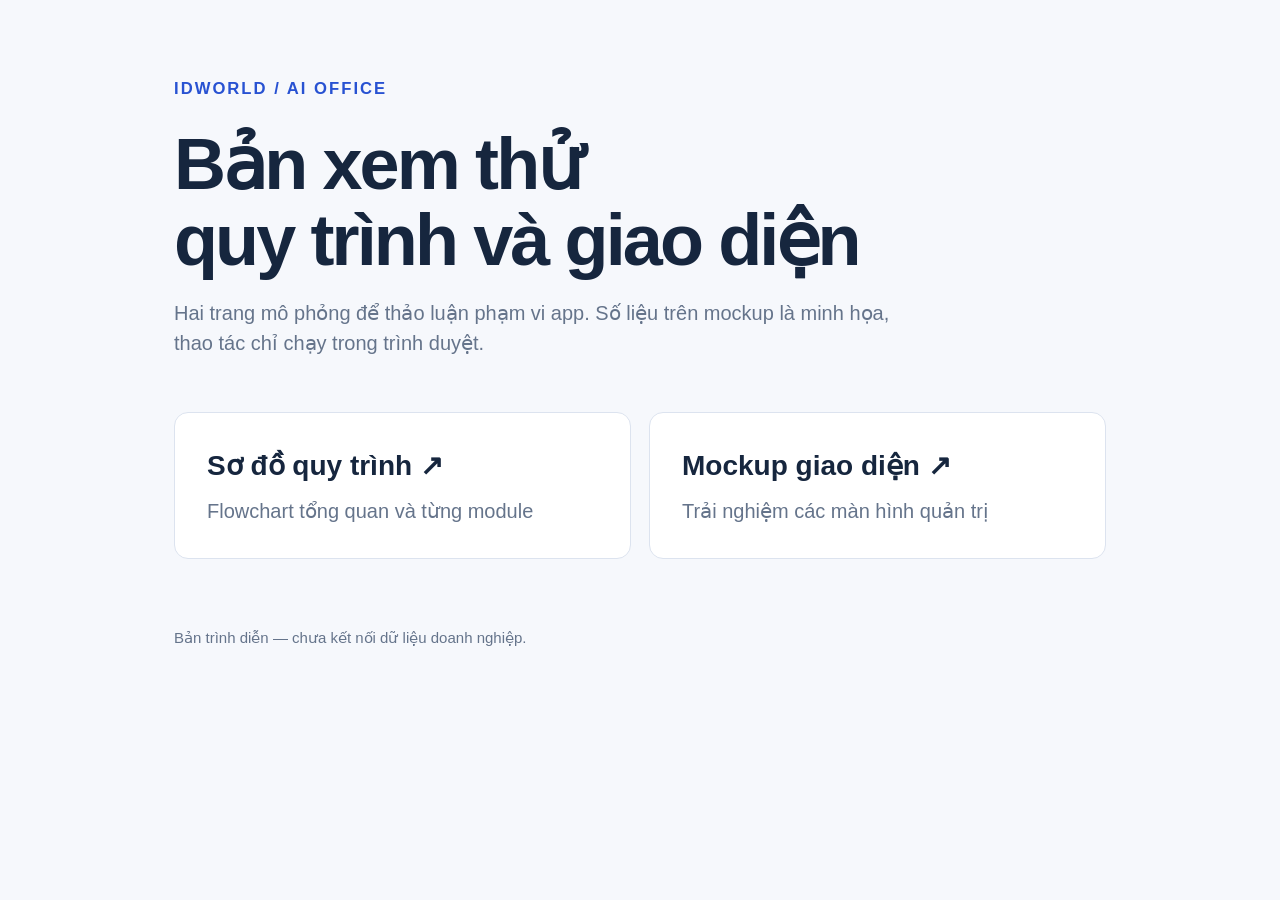
<file: index.html>
<!doctype html><html lang="vi"><head><meta charset="utf-8"><meta name="viewport" content="width=device-width,initial-scale=1"><title>IDWORLD AI Office — Bản xem thử</title><style>*,*:before,*:after{box-sizing:border-box}body{font:20px/1.5 Arial,Helvetica,sans-serif;margin:0;background:#f6f8fc;color:#16263e}main{max-width:980px;margin:0 auto;padding:8vh 24px}small{color:#2852d2;font-weight:700;letter-spacing:.12em}h1{font-size:clamp(42px,6vw,72px);line-height:1.05;letter-spacing:-.04em;margin:25px 0 18px}p{max-width:730px;color:#65748b}nav{display:grid;grid-template-columns:repeat(2,minmax(0,1fr));gap:18px;margin-top:54px}a{display:block;background:white;border:1px solid #dce3ef;padding:32px;color:#16263e;text-decoration:none;border-radius:14px;transition:transform .15s,box-shadow .15s}a:hover,a:focus-visible{transform:translateY(-3px);box-shadow:0 12px 30px #12244a17;outline:2px solid #2852d2}a strong{display:block;font-size:28px;margin-bottom:9px}a span{color:#65748b}footer{margin-top:68px;color:#65748b;font-size:15px}@media(max-width:700px){nav{grid-template-columns:1fr}}</style></head><body><main><small>IDWORLD / AI OFFICE</small><h1>Bản xem thử<br>quy trình và giao diện</h1><p>Hai trang mô phỏng để thảo luận phạm vi app. Số liệu trên mockup là minh họa, thao tác chỉ chạy trong trình duyệt.</p><nav><a href="flowchart/"><strong>Sơ đồ quy trình ↗</strong><span>Flowchart tổng quan và từng module</span></a><a href="mockup/"><strong>Mockup giao diện ↗</strong><span>Trải nghiệm các màn hình quản trị</span></a></nav><footer>Bản trình diễn — chưa kết nối dữ liệu doanh nghiệp.</footer></main></body></html>
</file>
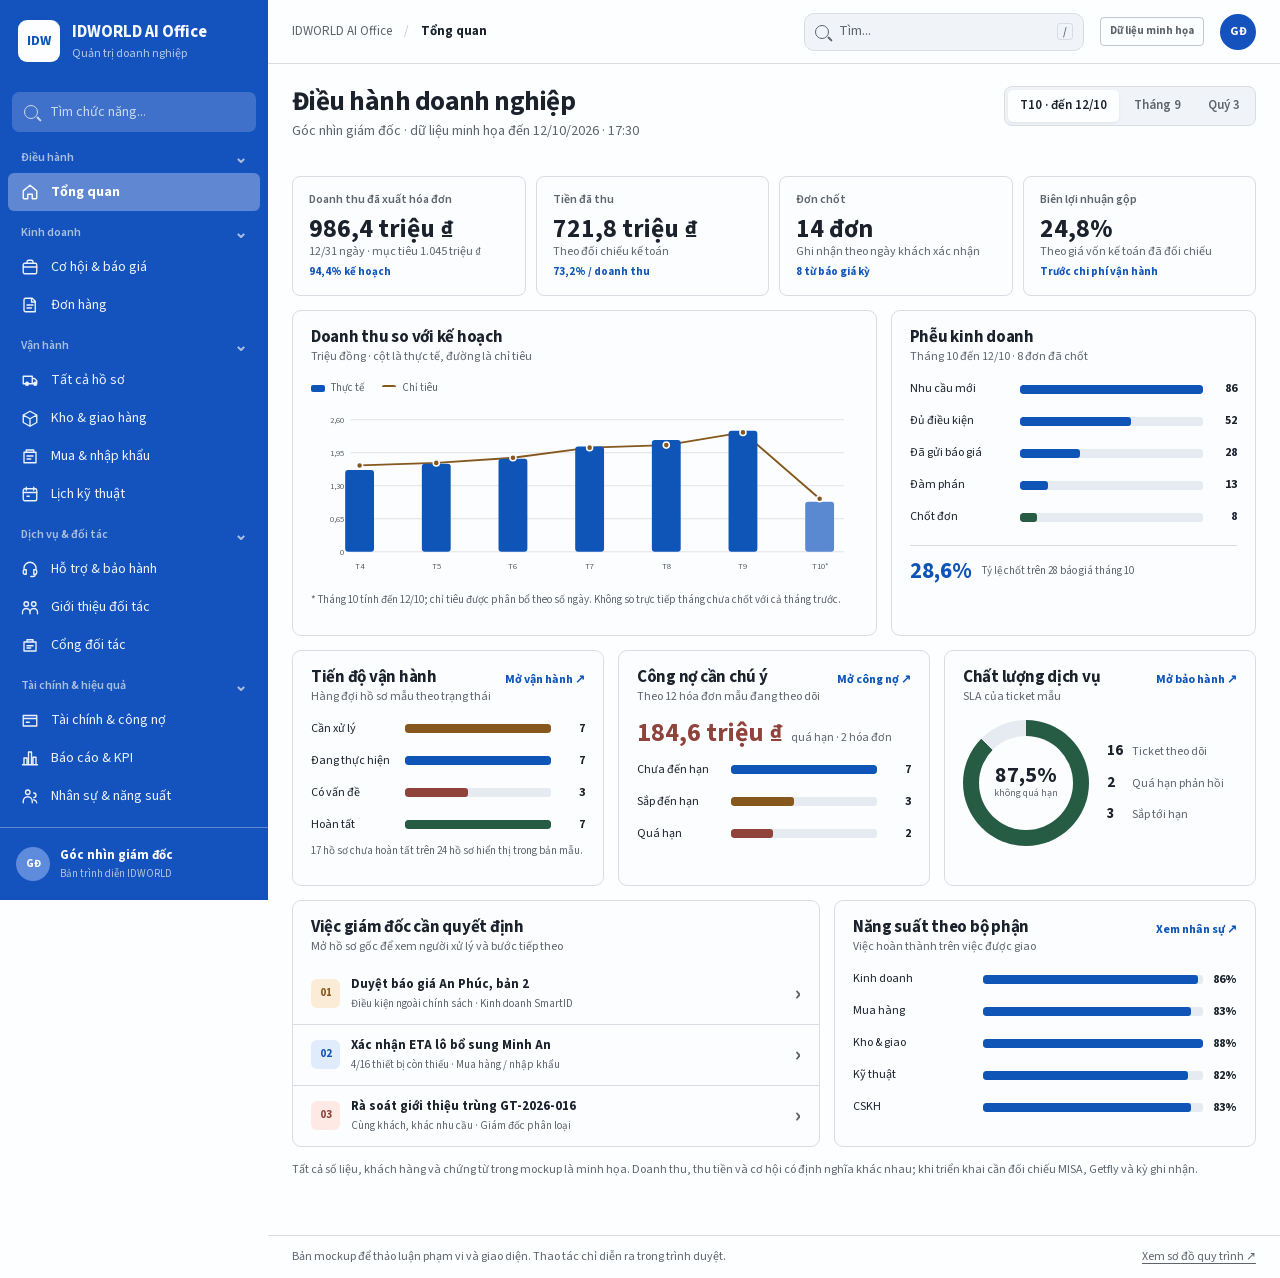
<file: mockup/index.html>
<!doctype html>
<html lang="vi">
<head>
  <meta charset="utf-8">
  <meta name="viewport" content="width=device-width, initial-scale=1">
  <meta name="theme-color" content="#1953b8">
  <title>IDWORLD AI Office | Mockup giao diện</title>
  <link rel="stylesheet" href="fonts.css">
  <link rel="stylesheet" href="app.css">
  <link rel="stylesheet" href="console-layout.css">
  <link rel="stylesheet" href="business-dashboard.css">
  <script defer src="business-data.js"></script>
  <script defer src="business-views.js"></script>
  <script defer src="app.js"></script>
</head>
<body>
  <a class="skip-link" href="#main-content">Bỏ qua điều hướng</a>
  <div class="app-shell">
    <aside class="sidebar" id="sidebar" aria-label="Điều hướng chính">
      <div class="brand"><span class="brand-mark">IDW</span><span class="brand-copy"><strong>IDWORLD AI Office</strong><small>Quản trị doanh nghiệp</small></span><button class="sidebar-close" id="sidebar-close" type="button" aria-label="Đóng menu">×</button></div>
      <div class="sidebar-search"><span class="search-glyph" aria-hidden="true"></span><input id="side-search" type="search" aria-label="Tìm chức năng trong menu" placeholder="Tìm chức năng..."></div>
      <nav class="primary-nav" id="primary-nav" aria-label="Phân hệ chính"></nav>
      <div class="sidebar-bottom">
        <div class="sidebar-profile"><span class="profile-avatar">GĐ</span><span><strong>Góc nhìn giám đốc</strong><small>Bản trình diễn IDWORLD</small></span></div>
      </div>
    </aside>
    <div class="mobile-scrim" id="mobile-scrim" hidden></div>
    <div class="app-main">
      <header class="topbar">
        <button class="icon-button menu-button" id="menu-button" type="button" aria-label="Mở menu" aria-expanded="false" aria-controls="sidebar"><span class="menu-lines"></span></button>
        <div class="crumb"><span>IDWORLD AI Office</span><span class="crumb-slash">/</span><strong id="crumb-current">Tổng quan</strong></div>
        <div class="topbar-actions">
          <div class="global-search"><span class="search-glyph" aria-hidden="true"></span><input id="global-search" type="search" aria-label="Tìm màn hình hoặc phân hệ" placeholder="Tìm..." autocomplete="off"><kbd>/</kbd><div class="search-results" id="search-results" hidden></div></div>
          <span class="demo-tag">Dữ liệu minh họa</span>
          <div class="avatar" aria-label="Góc nhìn giám đốc">GĐ</div>
        </div>
      </header>
      <div class="mobile-demo-note">Dữ liệu minh họa. Thao tác chỉ trong trình duyệt.</div>
      <main class="content" id="main-content" tabindex="-1"><div class="initial-content"><h1>Điều hành hôm nay</h1><p>Đang mở bản mô phỏng giao diện IDWORLD AI Office.</p></div></main>
      <footer class="app-footer"><span>Bản mockup để thảo luận phạm vi và giao diện. Thao tác chỉ diễn ra trong trình duyệt.</span><a href="../flowchart/">Xem sơ đồ quy trình <span aria-hidden="true">↗</span></a></footer>
    </div>
  </div>
  <dialog id="detail-dialog" class="detail-dialog" aria-labelledby="dialog-title"><div id="dialog-content"></div></dialog>
  <dialog id="record-drawer" class="record-drawer" aria-labelledby="drawer-title"><div id="drawer-content"></div></dialog>
  <div id="toast" class="toast" role="status" aria-live="polite" hidden></div>
</body>
</html>
</file>
<file: mockup/fonts.css>
@font-face {
  font-family: 'Barlow Condensed';
  font-style: normal;
  font-weight: 700;
  font-display: swap;
  src: url(fonts/barlow-700-vietnamese.woff2) format('woff2');
  unicode-range: U+0102-0103, U+0110-0111, U+0128-0129, U+0168-0169, U+01A0-01A1, U+01AF-01B0, U+0300-0301, U+0303-0304, U+0308-0309, U+0323, U+0329, U+1EA0-1EF9, U+20AB;
}
@font-face {
  font-family: 'Barlow Condensed';
  font-style: normal;
  font-weight: 700;
  font-display: swap;
  src: url(fonts/barlow-700-latin.woff2) format('woff2');
  unicode-range: U+0000-00FF, U+0131, U+0152-0153, U+02BB-02BC, U+02C6, U+02DA, U+02DC, U+0304, U+0308, U+0329, U+2000-206F, U+20AC, U+2122, U+2191, U+2193, U+2212, U+2215, U+FEFF, U+FFFD;
}
@font-face {
  font-family: 'Source Sans 3';
  font-style: normal;
  font-weight: 400;
  font-display: swap;
  src: url(fonts/source-400-vietnamese.woff2) format('woff2');
  unicode-range: U+0102-0103, U+0110-0111, U+0128-0129, U+0168-0169, U+01A0-01A1, U+01AF-01B0, U+0300-0301, U+0303-0304, U+0308-0309, U+0323, U+0329, U+1EA0-1EF9, U+20AB;
}
@font-face {
  font-family: 'Source Sans 3';
  font-style: normal;
  font-weight: 400;
  font-display: swap;
  src: url(fonts/source-400-latin.woff2) format('woff2');
  unicode-range: U+0000-00FF, U+0131, U+0152-0153, U+02BB-02BC, U+02C6, U+02DA, U+02DC, U+0304, U+0308, U+0329, U+2000-206F, U+20AC, U+2122, U+2191, U+2193, U+2212, U+2215, U+FEFF, U+FFFD;
}
@font-face {
  font-family: 'Source Sans 3';
  font-style: normal;
  font-weight: 600;
  font-display: swap;
  src: url(fonts/source-600-vietnamese.woff2) format('woff2');
  unicode-range: U+0102-0103, U+0110-0111, U+0128-0129, U+0168-0169, U+01A0-01A1, U+01AF-01B0, U+0300-0301, U+0303-0304, U+0308-0309, U+0323, U+0329, U+1EA0-1EF9, U+20AB;
}
@font-face {
  font-family: 'Source Sans 3';
  font-style: normal;
  font-weight: 600;
  font-display: swap;
  src: url(fonts/source-600-latin.woff2) format('woff2');
  unicode-range: U+0000-00FF, U+0131, U+0152-0153, U+02BB-02BC, U+02C6, U+02DA, U+02DC, U+0304, U+0308, U+0329, U+2000-206F, U+20AC, U+2122, U+2191, U+2193, U+2212, U+2215, U+FEFF, U+FFFD;
}
@font-face {
  font-family: 'Source Sans 3';
  font-style: normal;
  font-weight: 700;
  font-display: swap;
  src: url(fonts/source-700-vietnamese.woff2) format('woff2');
  unicode-range: U+0102-0103, U+0110-0111, U+0128-0129, U+0168-0169, U+01A0-01A1, U+01AF-01B0, U+0300-0301, U+0303-0304, U+0308-0309, U+0323, U+0329, U+1EA0-1EF9, U+20AB;
}
@font-face {
  font-family: 'Source Sans 3';
  font-style: normal;
  font-weight: 700;
  font-display: swap;
  src: url(fonts/source-700-latin.woff2) format('woff2');
  unicode-range: U+0000-00FF, U+0131, U+0152-0153, U+02BB-02BC, U+02C6, U+02DA, U+02DC, U+0304, U+0308, U+0329, U+2000-206F, U+20AC, U+2122, U+2191, U+2193, U+2212, U+2215, U+FEFF, U+FFFD;
}
</file>
<file: mockup/app.css>
:root {
  --canvas: oklch(97.1% 0.007 248);
  --surface: oklch(99.2% 0.004 248);
  --surface-soft: oklch(95.1% 0.011 248);
  --line: oklch(88.3% 0.013 248);
  --line-strong: oklch(78% 0.018 248);
  --ink: oklch(25% 0.027 248);
  --muted: oklch(48% 0.018 248);
  --sidebar: oklch(22% 0.035 250);
  --sidebar-hover: oklch(29% 0.04 250);
  --sidebar-text: oklch(89% 0.012 248);
  --blue: oklch(48% 0.13 256);
  --blue-hover: oklch(42% 0.13 256);
  --blue-soft: oklch(92.5% 0.026 254);
  --amber: oklch(50% 0.095 68);
  --amber-soft: oklch(95% 0.032 78);
  --green: oklch(43% 0.07 162);
  --green-soft: oklch(94% 0.024 162);
  --red: oklch(48% 0.105 28);
  --red-soft: oklch(95% 0.025 28);
  --font-body: 'Source Sans 3', 'Segoe UI', sans-serif;
  --font-display: 'Barlow Condensed', 'Arial Narrow', sans-serif;
  --radius: 8px;
  --ease: cubic-bezier(.25,1,.5,1);
  --nav-width: 244px;
}
* { box-sizing: border-box; }
html { scroll-behavior: smooth; }
body { margin: 0; background: var(--canvas); color: var(--ink); font: 400 15px/1.5 var(--font-body); }
button, input { font: inherit; }
button { cursor: pointer; }
button:disabled { cursor: not-allowed; opacity: .52; }
a { color: var(--blue); }
:where(button, a, input, [tabindex]):focus-visible { outline: 3px solid var(--blue); outline-offset: 3px; }
button:active { transform: translateY(1px); }
.skip-link { position: fixed; top: -64px; left: 16px; z-index: 20; background: var(--surface); padding: 12px 16px; }
.skip-link:focus { top: 12px; }
.app-shell { min-height: 100dvh; }
.sidebar { width: var(--nav-width); position: fixed; inset: 0 auto 0 0; z-index: 10; display: flex; flex-direction: column; background: var(--sidebar); color: var(--sidebar-text); }
.brand { height: 84px; padding: 24px 24px 20px; display: flex; gap: 12px; align-items: center; }
.brand-mark { display: grid; place-items: center; width: 40px; height: 40px; background: var(--blue); color: var(--surface); border-radius: 4px; font: 700 18px/1 var(--font-display); letter-spacing: .04em; }
.brand-copy strong { display: block; font: 700 22px/.95 var(--font-display); letter-spacing: .01em; }
.brand-copy small { display: block; margin-top: 4px; font-size: 10px; letter-spacing: .18em; font-weight: 700; color: oklch(72% 0.018 248); }
.workspace-label { padding: 24px 24px 8px; color: oklch(65% 0.017 248); font-size: 10px; font-weight: 700; letter-spacing: .1em; }
.primary-nav, #utility-nav { display: grid; gap: 4px; padding: 0 12px; }
.nav-link { color: var(--sidebar-text); border: 0; background: transparent; text-align: left; min-height: 44px; padding: 10px 12px; display: flex; align-items: center; gap: 12px; border-radius: 6px; width: 100%; font-weight: 600; transition: background .18s var(--ease), color .18s var(--ease), transform .18s var(--ease); }
.nav-link:hover { background: var(--sidebar-hover); transform: translateX(2px); }
.nav-link.active { background: var(--blue); color: var(--surface); }
.nav-icon { width: 19px; height: 19px; flex: none; stroke: currentColor; stroke-width: 1.8; fill: none; stroke-linecap: round; stroke-linejoin: round; }
.sidebar-bottom { margin-top: auto; padding: 16px 0 24px; }
.sidebar-bottom #utility-nav { border-top: 1px solid oklch(36% 0.027 248); padding-top: 12px; }
.sidebar-note { margin: 24px 24px 0; padding-top: 16px; border-top: 1px solid oklch(36% 0.027 248); }
.sidebar-note .note-line { display: block; width: 32px; height: 2px; margin-bottom: 16px; background: oklch(69% 0.13 256); }
.sidebar-note strong { display: block; font: 700 20px/1.1 var(--font-display); color: var(--surface); }
.sidebar-note p { margin: 8px 0 0; font-size: 12px; line-height: 1.5; color: oklch(71% 0.015 248); }
.app-main { margin-left: var(--nav-width); min-height: 100dvh; display: flex; flex-direction: column; }
.topbar { height: 72px; padding: 0 32px; background: var(--surface); border-bottom: 1px solid var(--line); display: flex; align-items: center; justify-content: space-between; gap: 24px; position: sticky; top: 0; z-index: 5; }
.crumb { display: flex; gap: 12px; align-items: center; min-width: 0; white-space: nowrap; font-size: 13px; color: var(--muted); }
.crumb strong { color: var(--ink); font-weight: 700; overflow: hidden; text-overflow: ellipsis; }
.crumb-slash { color: var(--line-strong); }
.topbar-actions { display: flex; gap: 16px; align-items: center; }
.global-search { width: 252px; height: 38px; position: relative; display: flex; align-items: center; gap: 8px; padding: 0 10px; border: 1px solid var(--line); border-radius: 6px; background: var(--canvas); }
.global-search:focus-within { border-color: var(--blue); }
.global-search input { width: 100%; min-width: 0; border: 0; outline: 0; background: transparent; color: var(--ink); font-size: 14px; }
.global-search input::placeholder { color: var(--muted); }
.search-glyph { width: 14px; height: 14px; border: 1.8px solid var(--muted); border-radius: 50%; position: relative; flex: none; }
.search-glyph::after { content: ''; width: 6px; height: 1.8px; position: absolute; right: -5px; bottom: -2px; background: var(--muted); transform: rotate(45deg); border-radius: 2px; }
kbd { font: 600 11px var(--font-body); border: 1px solid var(--line); padding: 0 5px; color: var(--muted); border-radius: 3px; }
.search-results { position: absolute; top: 46px; left: 0; width: max(100%, 320px); max-height: 320px; overflow: auto; background: var(--surface); border: 1px solid var(--line-strong); border-radius: var(--radius); box-shadow: 0 16px 40px oklch(22% 0.03 248 / .15); padding: 8px; z-index: 8; }
.search-result { display: block; width: 100%; padding: 9px 10px; background: transparent; border: 0; text-align: left; border-radius: 4px; }
.search-result:hover { background: var(--blue-soft); }
.search-result strong { display: block; font-size: 13px; }
.search-result small { color: var(--muted); }
.demo-tag { white-space: nowrap; padding: 5px 9px; border: 1px solid var(--line-strong); border-radius: 4px; font-size: 11px; font-weight: 700; color: var(--muted); }
.mobile-demo-note { display: none; }
.avatar { width: 36px; height: 36px; border-radius: 50%; display: grid; place-items: center; background: var(--sidebar); color: var(--surface); font-size: 12px; font-weight: 700; }
.menu-button { display: none !important; }
.icon-button { width: 44px; height: 44px; flex: none; border: 1px solid var(--line); border-radius: 6px; background: var(--surface); color: var(--ink); }
.icon-button:hover { background: var(--surface-soft); }
.menu-lines, .menu-lines::before, .menu-lines::after { display: block; width: 18px; height: 2px; border-radius: 2px; background: var(--ink); position: relative; }
.menu-lines::before, .menu-lines::after { content: ''; position: absolute; left: 0; }
.menu-lines::before { top: -6px; }
.menu-lines::after { top: 6px; }
.content { width: min(100%, 1512px); margin: 0 auto; padding: 36px 36px 64px; flex: 1; }
.app-footer { padding: 16px 36px; border-top: 1px solid var(--line); color: var(--muted); display: flex; justify-content: space-between; gap: 16px; font-size: 12px; }
.app-footer a { color: var(--muted); white-space: nowrap; text-underline-offset: 3px; }
h1,h2,h3,p { margin-top: 0; }
h1,h2,h3 { text-wrap: balance; }
p { text-wrap: pretty; }
h1 { font: 700 46px/1.03 var(--font-display); letter-spacing: .01em; margin-bottom: 8px; }
h2 { font: 700 25px/1.08 var(--font-display); margin-bottom: 8px; }
h3 { font: 700 18px/1.15 var(--font-display); margin-bottom: 6px; }
.page-intro { display: flex; justify-content: space-between; align-items: flex-end; gap: 24px; margin-bottom: 28px; }
.page-intro p { color: var(--muted); margin: 0; max-width: 64ch; }
.intro-actions { display: flex; gap: 8px; flex: none; }
.button { min-height: 42px; border-radius: 6px; padding: 9px 14px; border: 1px solid var(--line-strong); background: var(--surface); font-size: 13px; font-weight: 700; color: var(--ink); display: inline-flex; align-items: center; justify-content: center; gap: 8px; text-decoration: none; white-space: nowrap; transition: background .18s var(--ease), border-color .18s var(--ease), transform .18s var(--ease); }
.button:hover { background: var(--surface-soft); border-color: var(--muted); transform: translateY(-1px); }
.button.primary { background: var(--blue); color: var(--surface); border-color: var(--blue); }
.button.primary:hover { background: var(--blue-hover); border-color: var(--blue-hover); }
.button.quiet { background: transparent; border-color: transparent; color: var(--blue); }
.button.quiet:hover { background: var(--blue-soft); }
.text-button { border: 0; padding: 4px 0; background: none; color: var(--blue); font-weight: 700; text-align: left; }
.text-button:hover { text-decoration: underline; text-underline-offset: 3px; }
.arrow { font-size: 16px; line-height: 1; }
.section-heading { display: flex; justify-content: space-between; align-items: baseline; gap: 16px; margin-bottom: 16px; }
.section-heading h2 { margin: 0; }
.section-heading .supporting { color: var(--muted); font-size: 12px; }
.eyebrow { color: var(--muted); font-size: 11px; font-weight: 700; letter-spacing: .08em; text-transform: uppercase; margin-bottom: 8px; }
.status { display: inline-flex; align-items: center; min-height: 24px; border-radius: 4px; padding: 2px 7px; font-size: 11px; font-weight: 700; white-space: nowrap; }
.status.blue { color: var(--blue); background: var(--blue-soft); }
.status.amber { color: var(--amber); background: var(--amber-soft); }
.status.green { color: var(--green); background: var(--green-soft); }
.status.red { color: var(--red); background: var(--red-soft); }
.status.neutral { color: var(--muted); background: var(--surface-soft); }
.metric-strip { display: grid; grid-template-columns: repeat(3, 1fr); background: var(--surface); border: 1px solid var(--line); border-radius: var(--radius); margin-bottom: 32px; }
.metric { padding: 16px 24px 18px; min-width: 0; }
.metric + .metric { border-left: 1px solid var(--line); }
.metric small { display: block; color: var(--muted); font-size: 12px; }
.metric strong { display: block; font: 700 38px/1 var(--font-display); margin: 6px 0; font-variant-numeric: tabular-nums; }
.metric span { font-size: 11px; color: var(--muted); }
.home-grid { display: grid; grid-template-columns: minmax(0,1.4fr) minmax(320px,1fr); gap: 24px; }
.surface { background: var(--surface); border: 1px solid var(--line); border-radius: var(--radius); }
.queue-head { padding: 20px 20px 4px; }
.queue-head p { color: var(--muted); font-size: 12px; margin-bottom: 12px; }
.queue-row { width: 100%; min-height: 74px; padding: 12px 20px; display: grid; grid-template-columns: 10px minmax(0,1fr) auto; gap: 12px; align-items: center; background: transparent; border: 0; border-top: 1px solid var(--line); text-align: left; transition: background .18s var(--ease); }
.queue-row:hover { background: var(--surface-soft); }
.queue-mark { height: 8px; width: 8px; border-radius: 50%; background: var(--amber); }
.queue-mark.red { background: var(--red); }
.queue-mark.blue { background: var(--blue); }
.queue-row strong { display: block; font-size: 14px; }
.queue-row small { display: block; color: var(--muted); font-size: 12px; margin-top: 3px; }
.queue-row .arrow { color: var(--muted); }
.case-panel { padding: 20px 20px 12px; }
.case-top { display: flex; justify-content: space-between; gap: 12px; align-items: flex-start; }
.case-top small { color: var(--muted); font-size: 11px; }
.case-panel h2 { margin: 9px 0 6px; }
.case-panel p { color: var(--muted); font-size: 13px; }
.mini-progress { display: flex; align-items: flex-start; gap: 0; margin: 26px 0 24px; }
.progress-step { flex: 1; position: relative; padding-top: 18px; color: var(--muted); font-size: 10px; line-height: 1.25; }
.progress-step::before { content: ''; position: absolute; top: 0; left: 0; width: 9px; height: 9px; background: var(--surface); border: 2px solid var(--line-strong); border-radius: 50%; z-index: 1; }
.progress-step:not(:last-child)::after { content: ''; position: absolute; top: 5px; left: 9px; right: 0; height: 1px; background: var(--line-strong); }
.progress-step.done::before { background: var(--blue); border-color: var(--blue); }
.progress-step.done::after { background: var(--blue); }
.progress-step.current::before { border-color: var(--blue); box-shadow: 0 0 0 3px var(--blue-soft); }
.case-fact { display: flex; justify-content: space-between; gap: 12px; border-top: 1px solid var(--line); padding: 10px 0; font-size: 12px; }
.case-fact span { color: var(--muted); }
.case-fact strong { text-align: right; }
.case-panel .button { width: 100%; margin-top: 10px; }
.handoff-section { margin-top: 36px; }
.handoff-grid { display: grid; grid-template-columns: repeat(4,minmax(0,1fr)); background: var(--surface); border: 1px solid var(--line); border-radius: var(--radius); overflow: hidden; }
.handoff-item { min-height: 128px; padding: 20px; border: 0; background: transparent; border-right: 1px solid var(--line); text-align: left; }
.handoff-item:last-child { border-right: 0; }
.handoff-item:hover { background: var(--blue-soft); }
.handoff-item span { display: block; font: 700 21px/1 var(--font-display); margin-bottom: 12px; }
.handoff-item small { color: var(--muted); line-height: 1.45; }
.subnav { display: flex; gap: 4px; border-bottom: 1px solid var(--line); margin-bottom: 24px; overflow-x: auto; }
.subnav button { padding: 10px 14px; min-height: 44px; border: 0; border-bottom: 2px solid transparent; background: none; color: var(--muted); font-weight: 700; font-size: 13px; white-space: nowrap; }
.subnav button:hover { color: var(--blue); }
.subnav button.active { color: var(--blue); border-bottom-color: var(--blue); }
.two-column { display: grid; grid-template-columns: minmax(300px,.8fr) minmax(0,1.2fr); gap: 20px; }
.list-panel { overflow: hidden; }
.list-panel-header { padding: 16px; display: flex; align-items: center; justify-content: space-between; gap: 10px; border-bottom: 1px solid var(--line); }
.list-panel-header strong { font-size: 13px; }
.filter-pills { display: flex; gap: 5px; }
.filter-pill { min-height: 32px; padding: 5px 9px; border: 1px solid var(--line); background: transparent; border-radius: 4px; color: var(--muted); font-size: 11px; font-weight: 700; }
.filter-pill.active { background: var(--blue-soft); color: var(--blue); border-color: var(--blue-soft); }
.record-row { width: 100%; padding: 15px 16px; display: flex; justify-content: space-between; align-items: center; gap: 8px; background: transparent; border: 0; border-bottom: 1px solid var(--line); text-align: left; }
.record-row:hover, .record-row.selected { background: var(--surface-soft); }
.record-row strong, .record-row small { display: block; }
.record-row strong { font-size: 13px; }
.record-row small { color: var(--muted); font-size: 11px; margin-top: 3px; }
.record-row .status { flex: none; }
.record-detail { padding: 24px; min-height: 380px; }
.record-detail-head { display: flex; justify-content: space-between; gap: 12px; align-items: start; }
.record-detail h2 { font-size: 29px; margin: 8px 0; }
.record-detail p { color: var(--muted); font-size: 13px; }
.info-grid { display: grid; grid-template-columns: repeat(2,minmax(0,1fr)); gap: 0 24px; margin: 18px 0; border-top: 1px solid var(--line); }
.info-cell { padding: 12px 0; border-bottom: 1px solid var(--line); min-width: 0; }
.info-cell small, .info-cell strong { display: block; }
.info-cell small { color: var(--muted); font-size: 11px; }
.info-cell strong { font-size: 13px; margin-top: 3px; overflow-wrap: anywhere; }
.callout { padding: 14px 16px; background: var(--blue-soft); border-radius: 6px; margin: 18px 0; font-size: 13px; }
.callout.amber { background: var(--amber-soft); }
.callout.green { background: var(--green-soft); }
.callout strong { display: block; margin-bottom: 3px; }
.callout p { margin: 0; color: var(--ink); }
.detail-actions { display: flex; gap: 8px; flex-wrap: wrap; margin-top: 20px; }
.timeline { display: grid; grid-template-columns: repeat(5,minmax(0,1fr)); background: var(--surface); border: 1px solid var(--line); border-radius: var(--radius); overflow: hidden; margin: 22px 0 28px; }
.timeline-item { position: relative; padding: 20px 16px; border-right: 1px solid var(--line); }
.timeline-item:last-child { border: 0; }
.timeline-item::before { content: ''; display: block; height: 4px; width: 32px; background: var(--line-strong); margin-bottom: 12px; border-radius: 2px; }
.timeline-item.done::before { background: var(--blue); }
.timeline-item.current::before { background: var(--amber); }
.timeline-item strong { display: block; font-size: 12px; }
.timeline-item small { color: var(--muted); display: block; font-size: 11px; margin-top: 5px; }
.detail-grid { display: grid; grid-template-columns: minmax(0,1.3fr) minmax(290px,.7fr); gap: 20px; }
.data-panel { padding: 20px; }
.data-panel h2 { margin-bottom: 16px; }
.table-wrap { overflow-x: auto; }
table { width: 100%; border-collapse: collapse; font-size: 13px; }
th, td { padding: 12px 8px; text-align: left; border-bottom: 1px solid var(--line); vertical-align: top; }
th { color: var(--muted); font-size: 11px; font-weight: 700; white-space: nowrap; }
td strong { font-weight: 700; }
td small { color: var(--muted); display: block; }
.num { text-align: right; font-variant-numeric: tabular-nums; white-space: nowrap; }
.stack-list { margin: 0; padding: 0; list-style: none; }
.stack-list li { display: flex; gap: 10px; padding: 11px 0; border-top: 1px solid var(--line); font-size: 13px; }
.stack-list li:first-child { border-top: 0; }
.stack-list strong, .stack-list small { display: block; }
.stack-list small { color: var(--muted); font-size: 11px; margin-top: 3px; }
.list-symbol { color: var(--blue); font-weight: 700; width: 16px; flex: none; }
.operation-summary { display: flex; gap: 12px; align-items: center; padding: 16px 20px; margin-bottom: 20px; background: var(--sidebar); color: var(--surface); border-radius: var(--radius); }
.operation-summary strong { font: 700 22px/1 var(--font-display); }
.operation-summary span { color: oklch(78% 0.01 248); font-size: 12px; }
.operation-summary .button { margin-left: auto; }
.service-grid { display: grid; grid-template-columns: minmax(0,1.25fr) minmax(300px,.75fr); gap: 20px; }
.warranty-row { display: flex; justify-content: space-between; align-items: center; gap: 12px; padding: 16px 0; border-bottom: 1px solid var(--line); }
.warranty-row:first-child { border-top: 1px solid var(--line); }
.warranty-row strong, .warranty-row small { display: block; }
.warranty-row small { color: var(--muted); margin-top: 3px; }
.rule-path { padding: 20px; background: var(--sidebar); color: var(--surface); border-radius: var(--radius); }
.rule-path small { color: oklch(75% 0.012 248); }
.rule-path h2 { margin: 10px 0 14px; }
.rule-path ol { margin: 0; padding-left: 18px; }
.rule-path li { margin: 9px 0; font-size: 12px; }
.rule-path li:last-child { color: oklch(78% 0.074 161); font-weight: 700; }
.partner-flow { display: grid; grid-template-columns: repeat(4,1fr); gap: 0; margin-bottom: 22px; border: 1px solid var(--line); border-radius: var(--radius); background: var(--surface); }
.partner-flow span { padding: 14px 12px; border-right: 1px solid var(--line); font-size: 12px; font-weight: 700; }
.partner-flow span:last-child { border: 0; }
.partner-flow small { display: block; color: var(--muted); font-weight: 400; font-size: 11px; margin-top: 3px; }
.condition-list { display: grid; gap: 10px; }
.condition { display: flex; gap: 12px; padding: 12px 0; align-items: center; border-bottom: 1px solid var(--line); font-size: 13px; }
.condition span:first-child { flex: 1; }
.formula { background: var(--surface-soft); padding: 16px; margin-top: 20px; border-radius: 6px; font-size: 13px; line-height: 1.6; }
.formula strong { display: block; margin-bottom: 6px; }
.portal-shell { background: var(--surface); border: 1px solid var(--line); border-radius: var(--radius); overflow: hidden; }
.portal-top { padding: 18px 24px; display: flex; justify-content: space-between; gap: 20px; align-items: center; border-bottom: 1px solid var(--line); }
.portal-top strong { font: 700 22px/1 var(--font-display); }
.portal-content { padding: 28px; display: grid; grid-template-columns: 1fr 1fr; gap: 28px; }
.portal-content p { color: var(--muted); }
.form-grid { display: grid; grid-template-columns: 1fr 1fr; gap: 12px; }
.field { display: block; font-size: 12px; font-weight: 700; }
.field input { display: block; width: 100%; height: 42px; margin-top: 5px; padding: 9px 10px; border: 1px solid var(--line-strong); border-radius: 4px; background: var(--surface); color: var(--ink); font-size: 16px; }
.field.full { grid-column: 1/-1; }
.portal-content .button { margin-top: 16px; }
.assistant-layout { display: grid; grid-template-columns: minmax(0,1.45fr) minmax(280px,.55fr); gap: 20px; }
.assistant-answer { padding: 28px; }
.user-bubble { display: inline-block; padding: 10px 14px; background: var(--blue-soft); border-radius: 6px; font-weight: 700; margin-bottom: 24px; }
.assistant-answer p { max-width: 64ch; line-height: 1.65; }
.source-link { display: block; padding: 12px 0; border-top: 1px solid var(--line); color: var(--blue); font-size: 12px; text-decoration: none; }
.source-link:hover { text-decoration: underline; }
.prompt-list { display: grid; gap: 8px; }
.prompt-list button { text-align: left; padding: 12px; border: 1px solid var(--line); background: var(--surface); border-radius: 4px; }
.prompt-list button:hover { border-color: var(--blue); background: var(--blue-soft); }
.module-groups { display: grid; gap: 24px; }
.module-group { background: var(--surface); border: 1px solid var(--line); border-radius: var(--radius); padding: 20px; }
.module-group h2 { margin-bottom: 12px; }
.module-grid { display: grid; grid-template-columns: repeat(3,minmax(0,1fr)); gap: 0 18px; }
.module-item { border: 0; border-top: 1px solid var(--line); padding: 14px 4px; background: transparent; text-align: left; min-height: 90px; }
.module-item:hover strong { color: var(--blue); }
.module-item strong { display: block; font-size: 13px; }
.module-item small { display: block; color: var(--muted); font-size: 11px; margin-top: 5px; line-height: 1.4; }
.module-item span { display: inline-block; color: var(--blue); font-size: 10px; font-weight: 700; margin-top: 5px; }
.empty-state { color: var(--muted); padding: 24px; text-align: center; }
.detail-dialog { border: 1px solid var(--line-strong); border-radius: var(--radius); max-width: min(500px,calc(100vw - 32px)); width: 100%; padding: 24px; background: var(--surface); color: var(--ink); box-shadow: 0 24px 60px oklch(22% 0.03 248 / .2); }
.detail-dialog::backdrop { background: oklch(16% 0.02 248 / .42); }
.detail-dialog h2 { font-size: 28px; }
.detail-dialog p { color: var(--muted); }
.detail-dialog .dialog-actions { display: flex; justify-content: flex-end; gap: 8px; margin-top: 24px; }
.toast { position: fixed; right: 24px; bottom: 24px; z-index: 20; max-width: min(360px,calc(100vw - 32px)); padding: 12px 16px; border-radius: 6px; color: var(--surface); background: var(--sidebar); box-shadow: 0 12px 32px oklch(22% 0.03 248 / .18); }
.initial-content { padding: 36px 0; }
.initial-content p { color: var(--muted); }
.mobile-scrim[hidden], .search-results[hidden], .toast[hidden] { display: none; }
@media (max-width: 1200px) { .content { padding: 32px 24px 56px; } .home-grid { grid-template-columns: minmax(0,1fr) minmax(280px,.8fr); } .topbar { padding: 0 24px; } }
@media (max-width: 1000px) { .home-grid,.two-column,.detail-grid,.service-grid,.assistant-layout { grid-template-columns: 1fr; } .handoff-grid { grid-template-columns: repeat(2,1fr); } .handoff-item:nth-child(2) { border-right: 0; } .handoff-item:nth-child(-n+2) { border-bottom: 1px solid var(--line); } .module-grid { grid-template-columns: repeat(2,minmax(0,1fr)); } }
@media (max-width: 760px) { .sidebar { transform: translateX(-100%); transition: transform .22s var(--ease); } .sidebar.open { transform: translateX(0); } .mobile-scrim:not([hidden]) { position: fixed; inset: 0; z-index: 9; background: oklch(16% 0.02 248 / .5); } .app-main { margin-left: 0; } .menu-button { display: grid !important; place-items: center; } .topbar { height: 60px; padding: 0 16px; gap: 12px; } .crumb > span:first-child, .crumb-slash { display: none; } .topbar-actions { gap: 8px; } .global-search { width: min(36vw,180px); } .global-search kbd { display: none; } .global-search input { font-size: 16px; } .demo-tag { display: none; } .mobile-demo-note { display: block; padding: 5px 16px; background: var(--blue-soft); color: var(--blue); font-size: 11px; font-weight: 700; } .content { padding: 24px 16px 48px; } .app-footer { padding: 16px; flex-direction: column; gap: 8px; } h1 { font-size: 38px; } .page-intro { align-items: flex-start; flex-direction: column; } .metric-strip { grid-template-columns: repeat(3,1fr); } .metric { padding: 14px 12px; } .metric strong { font-size: 30px; } .timeline { display: flex; overflow-x: auto; } .timeline-item { flex: 0 0 170px; } .partner-flow { grid-template-columns: repeat(2,1fr); } .partner-flow span:nth-child(2) { border-right: 0; } .partner-flow span:nth-child(-n+2) { border-bottom: 1px solid var(--line); } .portal-content { grid-template-columns: 1fr; } .module-grid { grid-template-columns: 1fr; } .search-results { right: 0; left: auto; width: min(320px,calc(100vw - 32px)); } }
@media (max-width: 440px) { .avatar { display: none; } .crumb { max-width: 160px; } .global-search { width: 132px; } .metric span { display: none; } .metric small { font-size: 10px; line-height: 1.2; } .metric strong { font-size: 26px; } .info-grid { grid-template-columns: 1fr; } .form-grid { grid-template-columns: 1fr; } .field.full { grid-column: auto; } .queue-row { padding: 12px; } .case-panel, .record-detail, .data-panel, .assistant-answer { padding: 16px; } .operation-summary { flex-wrap: wrap; } .operation-summary .button { width: 100%; } }
@media (prefers-reduced-motion: reduce) { *, *::before, *::after { scroll-behavior: auto !important; transition-duration: .01ms !important; animation-duration: .01ms !important; } }
</file>
<file: mockup/console-layout.css>
/* Product layout based on the customer's dense operations reference. */
:root {
  --canvas: oklch(97.6% 0.004 254);
  --surface: oklch(99.7% 0.002 254);
  --surface-soft: oklch(96.5% 0.007 254);
  --line: oklch(89.6% 0.009 254);
  --line-strong: oklch(82.7% 0.014 254);
  --ink: oklch(25% 0.022 255);
  --muted: oklch(50% 0.016 255);
  --sidebar: oklch(47% 0.18 261);
  --sidebar-hover: oklch(53% 0.16 261);
  --sidebar-text: oklch(98% 0.005 255);
  --blue: oklch(47% 0.17 259);
  --blue-hover: oklch(41% 0.17 259);
  --blue-soft: oklch(93.7% 0.025 259);
  --font-display: 'Source Sans 3', 'Segoe UI', sans-serif;
  --nav-width: 268px;
}
body { background: var(--surface); font-size: 16px; }
.sidebar { overflow: hidden; }
.brand { min-height: 88px; height: auto; padding: 20px 18px 12px; align-items: flex-start; }
.sidebar-close { display: none; }
.brand-mark { width: 42px; height: 42px; background: var(--surface); color: var(--blue); border-radius: 9px; font: 700 14px/1 var(--font-body); letter-spacing: -.02em; }
.brand-copy { min-width: 0; padding-top: 3px; }
.brand-copy strong { font: 700 17px/1.15 var(--font-body); white-space: nowrap; letter-spacing: 0; }
.brand-copy small { color: oklch(83% 0.05 259); font-size: 12px; font-weight: 400; letter-spacing: 0; margin-top: 2px; }
.sidebar-search { margin: 4px 12px 12px; height: 40px; border-radius: 7px; display: flex; align-items: center; gap: 10px; padding: 0 12px; background: oklch(56% 0.15 261); }
.sidebar-search .search-glyph { border-color: oklch(88% 0.025 259); }
.sidebar-search .search-glyph::after { background: oklch(88% 0.025 259); }
.sidebar-search input { min-width: 0; width: 100%; border: 0; outline: 0; background: transparent; color: var(--surface); font-size: 14px; }
.sidebar-search input::placeholder { color: oklch(88% 0.035 259); }
.sidebar-search:focus-within { outline: 2px solid var(--surface); outline-offset: 2px; }
.primary-nav { display: block; padding: 0 8px 12px; overflow: auto; flex: 1; }
.nav-group { margin-bottom: 8px; }
.nav-group-title { display: flex; justify-content: space-between; align-items: center; min-height: 29px; padding: 4px 13px 5px; color: oklch(80% 0.05 259); font-size: 12px; font-weight: 600; }
.nav-group-title span { font-size: 16px; line-height: 1; }
.nav-link { min-height: 38px; font-weight: 500; font-size: 14px; padding: 7px 13px; gap: 12px; border-radius: 6px; color: oklch(96% 0.015 259); }
.nav-link:hover { background: oklch(55% 0.15 260); transform: none; }
.nav-link.active { background: oklch(63% 0.12 262); color: var(--surface); font-weight: 700; }
.nav-icon { width: 18px; height: 18px; }
.nav-empty { padding: 12px; font-size: 13px; color: var(--sidebar-text); }
.sidebar-bottom { padding: 0; margin-top: 0; border-top: 1px solid oklch(63% 0.12 262); }
.sidebar-profile { min-height: 72px; display: flex; align-items: center; gap: 10px; padding: 12px 16px; color: var(--surface); }
.profile-avatar { flex: none; width: 34px; height: 34px; border-radius: 50%; background: oklch(64% 0.13 261); display: grid; place-items: center; font-size: 11px; font-weight: 700; }
.sidebar-profile strong,.sidebar-profile small { display: block; }
.sidebar-profile strong { font-size: 13px; }
.sidebar-profile small { font-size: 11px; color: oklch(81% 0.045 259); }
.app-main { background: var(--surface); }
.topbar { height: 64px; padding: 0 24px; background: var(--surface); }
.global-search { width: 280px; background: var(--surface-soft); border-radius: 10px; }
.content { width: 100%; max-width: none; margin: 0; padding: 20px 24px 56px; }
.app-footer { background: var(--surface); padding: 12px 24px; }
h1 { font: 700 27px/1.16 var(--font-body); letter-spacing: -.02em; margin-bottom: 4px; }
h2 { font: 700 21px/1.18 var(--font-body); letter-spacing: -.015em; }
h3 { font: 700 16px/1.25 var(--font-body); }
.page-intro { margin-bottom: 20px; align-items: center; }
.page-intro p { font-size: 14px; }
.button { border-radius: 7px; min-height: 38px; font-size: 13px; }
.surface { border-radius: 9px; }
.metric-strip { margin-bottom: 20px; border-radius: 9px; }
.metric { padding: 12px 20px; }
.metric strong { font: 700 29px/1 var(--font-body); }
.queue-head { padding: 16px 18px 2px; }
.queue-row { min-height: 64px; }
.case-panel { padding: 16px 18px 12px; }
.case-panel h2 { margin-top: 8px; }
.mini-progress { margin: 18px 0; }
.handoff-section { margin-top: 24px; }
.handoff-item { min-height: 112px; }
.status { border-radius: 6px; font-size: 12px; }
.record-detail { min-height: 340px; }
.record-detail h2 { font-size: 23px; }
.timeline { margin: 12px 0 20px; }
.timeline-item { padding: 14px; }
.data-panel { padding: 18px; }
.service-grid,.detail-grid { gap: 16px; }
.service-grid { align-items: start; }
.subnav { margin-bottom: 18px; }
.detail-dialog { border-radius: 12px; }
.detail-dialog h2 { font-size: 22px; }

.console-view { min-width: 0; }
.console-title { display: flex; justify-content: space-between; align-items: center; gap: 16px; margin-bottom: 12px; }
.console-title p { margin: 0; color: var(--muted); font-size: 14px; }
.console-tabs { min-height: 56px; display: flex; align-items: stretch; gap: 25px; overflow-x: auto; border-bottom: 1px solid var(--line); scrollbar-width: none; }
.console-tabs::-webkit-scrollbar { display: none; }
.console-tab { position: relative; min-width: max-content; border: 0; border-bottom: 3px solid transparent; background: transparent; display: flex; align-items: center; gap: 8px; padding: 2px 2px 0; color: var(--muted); font-size: 15px; font-weight: 600; white-space: nowrap; }
.console-tab:hover { color: var(--blue); }
.console-tab.active { color: var(--ink); border-bottom-color: var(--ink); }
.console-tab b { font-size: 14px; color: var(--muted); font-variant-numeric: tabular-nums; }
.console-tab.active b { color: var(--blue); }
.tab-dot { width: 9px; height: 9px; flex: none; border-radius: 50%; background: var(--line-strong); }
.tab-dot.attention { background: var(--blue); }
.tab-dot.active { background: oklch(48% 0.09 224); }
.tab-dot.issue { background: var(--amber); }
.tab-dot.done { background: var(--green); }
.tab-dot.all { display: none; }
.console-toolbar { display: flex; flex-wrap: wrap; align-items: center; gap: 10px; padding: 15px 0; }
.table-search { height: 40px; width: min(330px,100%); flex: 0 1 330px; border: 1px solid var(--line-strong); border-radius: 8px; display: flex; align-items: center; gap: 10px; padding: 0 12px; }
.table-search:focus-within { border-color: var(--blue); }
.table-search input { min-width: 0; width: 100%; border: 0; outline: 0; background: transparent; font-size: 15px; color: var(--ink); }
.table-search input::placeholder { color: var(--muted); }
.select-wrap select { height: 40px; padding: 0 30px 0 12px; border: 1px solid var(--line-strong); border-radius: 8px; background: var(--surface); color: var(--ink); font-size: 14px; cursor: pointer; }
.filter-reset { background: var(--surface); }
.toolbar-hint { margin-left: auto; color: var(--muted); font-size: 12px; }
.table-shell { border: 1px solid var(--line); border-radius: 12px; overflow: hidden; background: var(--surface); }
.mobile-records { display: none; }
.table-scroll { width: 100%; overflow-x: auto; }
.work-table { min-width: 1120px; width: 100%; border-collapse: collapse; table-layout: auto; font-size: 14px; }
.sales-table { min-width: 1020px; }
.work-table th { background: var(--surface-soft); padding: 12px 10px; font-size: 13px; font-weight: 600; color: var(--muted); white-space: nowrap; }
.work-table td { padding: 13px 10px; height: 78px; }
.work-table td,.work-table th { border-bottom: 1px solid var(--line); }
.work-table tbody tr:last-child td { border-bottom: 0; }
.work-table tbody tr[data-record] { cursor: pointer; transition: background .16s var(--ease); }
.work-table tbody tr[data-record]:hover,.work-table tbody tr[data-record]:focus-visible { background: var(--blue-soft); }
.work-table td strong { display: block; font-size: 14px; font-weight: 600; line-height: 1.25; }
.work-table td small { color: var(--muted); font-size: 12px; line-height: 1.3; margin-top: 4px; }
.work-table .record-id { white-space: nowrap; }
.work-table .check-cell { width: 40px; text-align: center; padding-left: 12px; padding-right: 4px; }
.work-table input[type=checkbox] { width: 18px; height: 18px; accent-color: var(--blue); cursor: pointer; }
.work-table .row-more { width: 25px; font-size: 24px; color: var(--muted); text-align: center; }
.row-status { display: inline-flex; align-items: center; gap: 6px; padding: 4px 8px; border-radius: 999px; font-size: 12px; font-weight: 700; white-space: nowrap; }
.row-status i { width: 7px; height: 7px; border-radius: 50%; background: currentColor; }
.row-status.amber { color: var(--amber); background: var(--amber-soft); }
.row-status.blue { color: var(--blue); background: var(--blue-soft); }
.row-status.red { color: var(--red); background: var(--red-soft); }
.row-status.green { color: var(--green); background: var(--green-soft); }
.table-empty { padding: 40px !important; text-align: center; color: var(--muted); }
.table-footer { min-height: 50px; display: flex; justify-content: space-between; align-items: center; gap: 12px; padding: 8px 16px; border-top: 1px solid var(--line); font-size: 13px; color: var(--muted); }
.table-footer > div { display: flex; align-items: center; gap: 16px; }
.data-context { margin: 10px 0 0; color: var(--muted); font-size: 12px; }
.record-drawer { position: fixed; inset: 0 0 0 auto; width: min(470px,100vw); height: 100dvh; max-height: none; max-width: none; margin: 0; padding: 24px; border: 0; background: var(--surface); color: var(--ink); box-shadow: -16px 0 48px oklch(20% 0.02 255 / .16); overflow-y: auto; }
.record-drawer::backdrop { background: oklch(16% 0.02 255 / .28); }
.drawer-head { display: flex; justify-content: space-between; align-items: center; color: var(--muted); font-size: 11px; font-weight: 700; letter-spacing: .08em; }
.drawer-close { width: 40px; height: 40px; border: 1px solid var(--line); border-radius: 7px; background: var(--surface); color: var(--ink); font-size: 25px; line-height: 1; }
.drawer-close:hover { background: var(--surface-soft); }
.record-drawer h2 { font-size: 24px; margin: 20px 0 2px; }
.drawer-id { color: var(--muted); margin-bottom: 16px; }
.drawer-status { margin-bottom: 20px; }
.drawer-facts { border-top: 1px solid var(--line); }
.drawer-facts .case-fact { padding: 14px 0; font-size: 14px; }
.drawer-note { margin-top: 24px; padding: 16px; background: var(--blue-soft); border-radius: 8px; }
.drawer-note p { margin: 4px 0 0; font-size: 14px; }
.drawer-actions { display: flex; flex-wrap: wrap; gap: 8px; margin-top: 24px; }
@media (max-width: 1000px) { .console-tabs { gap: 18px; } .toolbar-hint { display: none; } }
@media (max-width: 760px) {
  .brand { position: relative; padding-right: 42px; }
  .brand-copy strong { white-space: normal; }
  .sidebar-close { display: grid; place-items: center; position: absolute; top: 20px; right: 12px; width: 30px; height: 30px; border: 1px solid oklch(80% 0.04 259 / .6); border-radius: 6px; background: transparent; color: #fff; font-size: 20px; cursor: pointer; }
  :root { --nav-width: 268px; }
  .sidebar { width: var(--nav-width); }
  .topbar { height: 60px; padding: 0 16px; }
  .topbar .crumb { flex: 1; min-width: 0; max-width: none; }
  .topbar .global-search { width: 132px; flex: none; }
  .content { padding: 16px 12px 44px; }
  h1 { font-size: 24px; }
  .page-intro { gap: 12px; }
  .console-title { align-items: flex-start; flex-direction: column; }
  .console-title .button { min-height: 36px; }
  .console-tabs { flex-wrap: wrap; gap: 0 14px; overflow: visible; padding-top: 4px; }
  .console-tab { min-height: 38px; font-size: 13px; }
  .console-tab b { font-size: 12px; }
  .console-toolbar { gap: 8px; }
  .table-search { flex: 1 1 100%; width: 100%; }
  .table-search input { font-size: 16px; }
  .select-wrap { flex: 1; }
  .select-wrap select { width: 100%; }
  .table-shell .table-scroll { display: none; }
  .mobile-records { display: block; }
  .mobile-record { display: block; width: 100%; border: 0; border-bottom: 1px solid var(--line); background: var(--surface); padding: 14px; text-align: left; }
  .mobile-record:last-child { border-bottom: 0; }
  .mobile-record:hover { background: var(--blue-soft); }
  .mobile-record-head { display: flex; justify-content: space-between; align-items: center; gap: 8px; }
  .mobile-record-head > strong { font-size: 12px; }
  .mobile-record-title { display: block; margin-top: 7px; font-weight: 700; font-size: 15px; }
  .mobile-record-meta { display: block; color: var(--muted); font-size: 12px; margin-top: 2px; }
  .mobile-record-next { display: flex; justify-content: space-between; gap: 12px; border-top: 1px solid var(--line); padding-top: 9px; margin-top: 10px; font-size: 12px; }
  .mobile-record-next small { color: var(--muted); white-space: nowrap; }
  .mobile-record-next strong { text-align: right; }
  .mobile-record .row-status { font-size: 10px; padding: 3px 6px; }
  .table-footer { flex-direction: column; align-items: flex-start; }
  .record-drawer { width: min(100vw,470px); padding: 20px; }
}
</file>
<file: mockup/business-dashboard.css>
:root {
  --biz-panel: oklch(99.5% 0.002 254);
  --biz-track: oklch(93.8% 0.009 254);
  --biz-grid: oklch(88.8% 0.009 254);
}
.biz-dashboard { min-width: 0; }
.biz-page-head { display: flex; align-items: flex-start; justify-content: space-between; flex-wrap: wrap; gap: 16px; margin: 2px 0 20px; }
.biz-page-head h1 { margin: 0 0 4px; }
.biz-page-head p { color: var(--muted); font-size: 14px; }
.source-stamp { display: inline-flex; align-items: center; min-height: 36px; padding: 7px 10px; border: 1px solid var(--line); border-radius: 6px; color: var(--muted); font-size: 12px; }
.period-picker { display: inline-flex; align-items: center; gap: 3px; padding: 3px; border: 1px solid var(--line); border-radius: 8px; background: var(--surface-soft); }
.period-picker button { min-height: 32px; padding: 4px 12px; border: 0; border-radius: 5px; background: transparent; color: var(--muted); font-size: 13px; font-weight: 600; cursor: pointer; }
.period-picker button:hover { color: var(--blue); }
.period-picker button.active { background: var(--surface); color: var(--ink); box-shadow: 0 1px 3px oklch(24% 0.02 255 / .08); }
.period-picker button:focus-visible,.chip-filters button:focus-visible,.record-link:focus-visible,.decision-list button:focus-visible { outline: 2px solid var(--blue); outline-offset: 2px; }
.biz-metrics,.biz-inline-metrics { display: grid; grid-template-columns: repeat(4,minmax(0,1fr)); gap: 10px; margin-bottom: 14px; }
.biz-metric { display: flex; flex-direction: column; min-width: 0; min-height: 116px; padding: 14px 16px; border: 1px solid var(--line); border-radius: 8px; background: var(--biz-panel); }
.biz-metric > span { color: var(--muted); font-size: 12px; font-weight: 600; }
.biz-metric strong { margin: 7px 0 1px; color: var(--ink); font-size: clamp(20px,2vw,27px); line-height: 1.05; font-weight: 700; font-variant-numeric: tabular-nums; white-space: nowrap; }
.biz-metric small { color: var(--muted); font-size: 12px; line-height: 1.35; }
.biz-metric em { margin-top: auto; padding-top: 4px; color: var(--blue); font-size: 11px; font-style: normal; font-weight: 700; }
.biz-grid { display: grid; gap: 14px; margin-bottom: 14px; }
.biz-grid.main { grid-template-columns: minmax(0,1.6fr) minmax(320px,1fr); }
.biz-grid.secondary { grid-template-columns: repeat(3,minmax(0,1fr)); }
.biz-grid.bottom { grid-template-columns: minmax(0,1.25fr) minmax(0,1fr); }
.biz-panel { min-width: 0; padding: 16px 18px; border: 1px solid var(--line); border-radius: 9px; background: var(--biz-panel); }
.biz-section-head { display: flex; justify-content: space-between; align-items: flex-start; gap: 10px; margin-bottom: 15px; }
.biz-section-head h2 { font-size: 17px; margin: 0 0 2px; }
.biz-section-head p { color: var(--muted); font-size: 12px; line-height: 1.35; margin: 0; }
.biz-section-head .text-button { flex: none; font-size: 12px; }
.chart-legend { display: flex; flex-wrap: wrap; gap: 18px; color: var(--muted); font-size: 11px; margin: 0 0 6px; }
.chart-legend span { display: inline-flex; align-items: center; gap: 6px; }
.chart-legend i { display: inline-block; width: 14px; height: 7px; border-radius: 2px; }
.legend-actual { background: var(--blue); }
.legend-target { border-top: 2px solid var(--amber); }
.revenue-chart { display: block; width: 100%; height: auto; overflow: visible; }
.mobile-revenue-chart { display: none; }
.chart-grid { stroke: var(--biz-grid); stroke-width: 1; }
.chart-tick,.chart-month { fill: var(--muted); font-size: 11px; font-family: var(--font-body); }
.chart-target-line { fill: none; stroke: var(--amber); stroke-width: 2.5; stroke-linecap: round; stroke-linejoin: round; }
.chart-target-point { fill: var(--amber); stroke: var(--biz-panel); stroke-width: 2; }
.chart-bar { fill: var(--blue); }
.chart-bar.partial { fill: oklch(63% 0.12 259); }
.chart-note { margin-top: 9px; color: var(--muted); font-size: 11px; line-height: 1.4; }
.horizontal-chart { display: grid; gap: 14px; margin-top: 12px; }
.horizontal-row { display: grid; grid-template-columns: minmax(84px,1.1fr) minmax(40px,2fr) auto; align-items: center; gap: 10px; font-size: 12px; }
.horizontal-row > span { min-width: 0; color: var(--ink); line-height: 1.2; }
.horizontal-row > strong { min-width: 24px; text-align: right; font-variant-numeric: tabular-nums; font-size: 12px; }
.horizontal-track { height: 9px; border-radius: 3px; background: var(--biz-track); overflow: hidden; }
.horizontal-track i { display: block; height: 100%; border-radius: 3px; }
.chart-insight { display: flex; align-items: center; gap: 10px; margin-top: 19px; padding-top: 13px; border-top: 1px solid var(--line); }
.chart-insight strong { color: var(--blue); font-size: 23px; line-height: 1; }
.chart-insight span { max-width: 190px; color: var(--muted); font-size: 11px; line-height: 1.25; }
.risk-number { display: flex; align-items: baseline; flex-wrap: wrap; gap: 8px; margin: 7px 0 14px; }
.risk-number strong { color: var(--red); font-size: 26px; line-height: 1; }
.risk-number span { color: var(--muted); font-size: 12px; }
.ring-and-list { display: flex; align-items: center; gap: 18px; }
.ring-chart { display: grid; place-items: center; width: 126px; height: 126px; flex: none; border-radius: 50%; background: conic-gradient(var(--green) calc(var(--progress) * 1%),var(--biz-track) 0); }
.ring-chart > div { display: flex; flex-direction: column; align-items: center; justify-content: center; width: 94px; height: 94px; border-radius: 50%; background: var(--biz-panel); }
.ring-chart strong { font-size: 22px; line-height: 1; }
.ring-chart small { color: var(--muted); font-size: 10px; text-align: center; }
.ring-and-list ul { list-style: none; padding: 0; margin: 0; display: grid; gap: 9px; }
.ring-and-list li { display: flex; align-items: baseline; gap: 6px; font-size: 12px; }
.ring-and-list li b { min-width: 19px; font-size: 15px; }
.ring-and-list li span { color: var(--muted); }
.decision-list { margin: -7px -18px -16px; }
.decision-list button { display: flex; align-items: center; gap: 11px; width: 100%; padding: 11px 18px; border: 0; border-top: 1px solid var(--line); background: transparent; text-align: left; color: var(--ink); cursor: pointer; }
.decision-list button:first-child { border-top: 0; }
.decision-list button:hover { background: var(--blue-soft); }
.decision-list button > span:nth-child(2) { flex: 1; min-width: 0; }
.decision-list button strong,.decision-list button small { display: block; }
.decision-list button strong { font-size: 13px; }
.decision-list button small { margin-top: 2px; color: var(--muted); font-size: 11px; }
.decision-list button > b { color: var(--muted); font-size: 22px; }
.decision-icon { display: grid; place-items: center; width: 29px; height: 29px; border-radius: 6px; font-size: 11px; font-weight: 700; flex: none; }
.decision-icon.amber { background: var(--amber-soft); color: var(--amber); }
.decision-icon.blue { background: var(--blue-soft); color: var(--blue); }
.decision-icon.red { background: var(--red-soft); color: var(--red); }
.work-chart { display: flex; justify-content: space-around; align-items: end; gap: 10px; height: 198px; padding: 15px 4px 0; border-bottom: 1px solid var(--line); }
.work-col { display: flex; flex-direction: column; align-items: center; justify-content: end; gap: 8px; width: 13%; height: 100%; }
.work-bars { display: flex; align-items: end; justify-content: center; gap: 3px; height: 100%; width: 100%; }
.work-bars i,.work-bars b { display: block; width: 30%; min-height: 2px; border-radius: 3px 3px 0 0; }
.work-bars i { background: var(--blue); }
.work-bars b { background: var(--amber); }
.work-col > span { flex: none; color: var(--muted); font-size: 11px; }
.dictionary-grid { display: grid; grid-template-columns: repeat(3,minmax(0,1fr)); gap: 0 16px; }
.dictionary-grid > div { padding: 13px 0; border-top: 1px solid var(--line); }
.dictionary-grid strong,.dictionary-grid span { display: block; }
.dictionary-grid strong { font-size: 13px; }
.dictionary-grid span { margin-top: 3px; color: var(--muted); font-size: 12px; line-height: 1.35; }
.chip-filters { display: flex; flex-wrap: wrap; gap: 5px; }
.chip-filters button { padding: 6px 10px; border: 1px solid var(--line-strong); border-radius: 6px; background: var(--surface); color: var(--muted); font-size: 12px; cursor: pointer; }
.chip-filters button.active { border-color: var(--blue); background: var(--blue-soft); color: var(--blue); font-weight: 700; }
.chip-filters button:hover { border-color: var(--blue); }
.chip-filters b { font-size: 11px; }
.biz-table-scroll { overflow-x: auto; }
.biz-table { width: 100%; min-width: 760px; border-collapse: collapse; font-size: 13px; }
.biz-table th { padding: 11px 10px; border-bottom: 1px solid var(--line); background: var(--surface-soft); color: var(--muted); text-align: left; font-size: 12px; font-weight: 600; white-space: nowrap; }
.biz-table td { padding: 11px 10px; border-bottom: 1px solid var(--line); line-height: 1.35; }
.biz-table tr:last-child td { border-bottom: 0; }
.biz-table tbody tr:hover { background: var(--blue-soft); }
.biz-table .num { text-align: right; white-space: nowrap; font-variant-numeric: tabular-nums; }
.record-link { border: 0; padding: 0; background: transparent; color: var(--blue); font-weight: 700; font-size: 13px; cursor: pointer; }
.record-link:hover { text-decoration: underline; }
.list-pager { display: inline-flex; align-items: center; gap: 8px; margin-left: auto; font-variant-numeric: tabular-nums; }
.list-pager button { width: 29px; height: 29px; border: 1px solid var(--line-strong); border-radius: 6px; background: var(--surface); color: var(--ink); font-size: 20px; line-height: 1; cursor: pointer; }
.list-pager button:hover:not(:disabled) { border-color: var(--blue); color: var(--blue); }
.list-pager button:disabled { opacity: .35; cursor: default; }
.list-pager button:focus-visible { outline: 2px solid var(--blue); outline-offset: 2px; }
.biz-service-block,.biz-partner-block { margin-bottom: 20px; }
.biz-panel > .mobile-records { margin: 0 -18px -16px; }
@media (max-width: 1180px) {
  .biz-grid.main,.biz-grid.bottom { grid-template-columns: 1fr; }
  .biz-grid.secondary { grid-template-columns: repeat(2,minmax(0,1fr)); }
  .biz-metrics,.biz-inline-metrics { grid-template-columns: repeat(2,minmax(0,1fr)); }
}
@media (max-width: 760px) {
  .operations-footer > div:first-child { display: none; }
  .revenue-chart { display: none; }
  .mobile-revenue-chart { display: grid; gap: 12px; margin: 16px 0 4px; }
  .mobile-trend-row { display: grid; grid-template-columns: 32px minmax(0,1fr) 45px; align-items: center; gap: 8px; font-size: 12px; }
  .mobile-trend-row > strong { text-align: right; font-variant-numeric: tabular-nums; }
  .mobile-trend-track { position: relative; height: 16px; border-radius: 3px; background: var(--biz-track); }
  .mobile-trend-track i { display: block; height: 100%; border-radius: 3px; background: var(--blue); }
  .mobile-trend-track b { position: absolute; top: -3px; bottom: -3px; width: 2px; border-radius: 1px; background: var(--amber); }
  .mobile-revenue-chart > small { color: var(--muted); font-size: 10px; }
  .biz-page-head { gap: 10px; margin-bottom: 14px; }
  .biz-page-head p { font-size: 12px; }
  .period-picker { width: 100%; }
  .period-picker button { flex: 1; padding: 5px; font-size: 11px; }
  .biz-metrics,.biz-inline-metrics { gap: 8px; }
  .biz-metric { min-height: 105px; padding: 11px; }
  .biz-metric strong { font-size: 20px; white-space: normal; }
  .biz-grid.main,.biz-grid.secondary,.biz-grid.bottom { grid-template-columns: 1fr; }
  .biz-panel { padding: 14px; }
  .biz-section-head { flex-wrap: wrap; }
  .horizontal-row { grid-template-columns: minmax(80px,1.1fr) minmax(30px,1.5fr) auto; gap: 7px; }
  .dictionary-grid { grid-template-columns: 1fr; }
  .biz-table-scroll { display: none; }
  .biz-panel > .mobile-records { margin: 0 -14px -14px; }
  .ring-and-list { justify-content: space-between; }
  .decision-list { margin: -7px -14px -14px; }
  .decision-list button { padding: 12px 14px; }
  .chip-filters { width: 100%; }
  .chip-filters button { flex: 1; }
}
</file>
